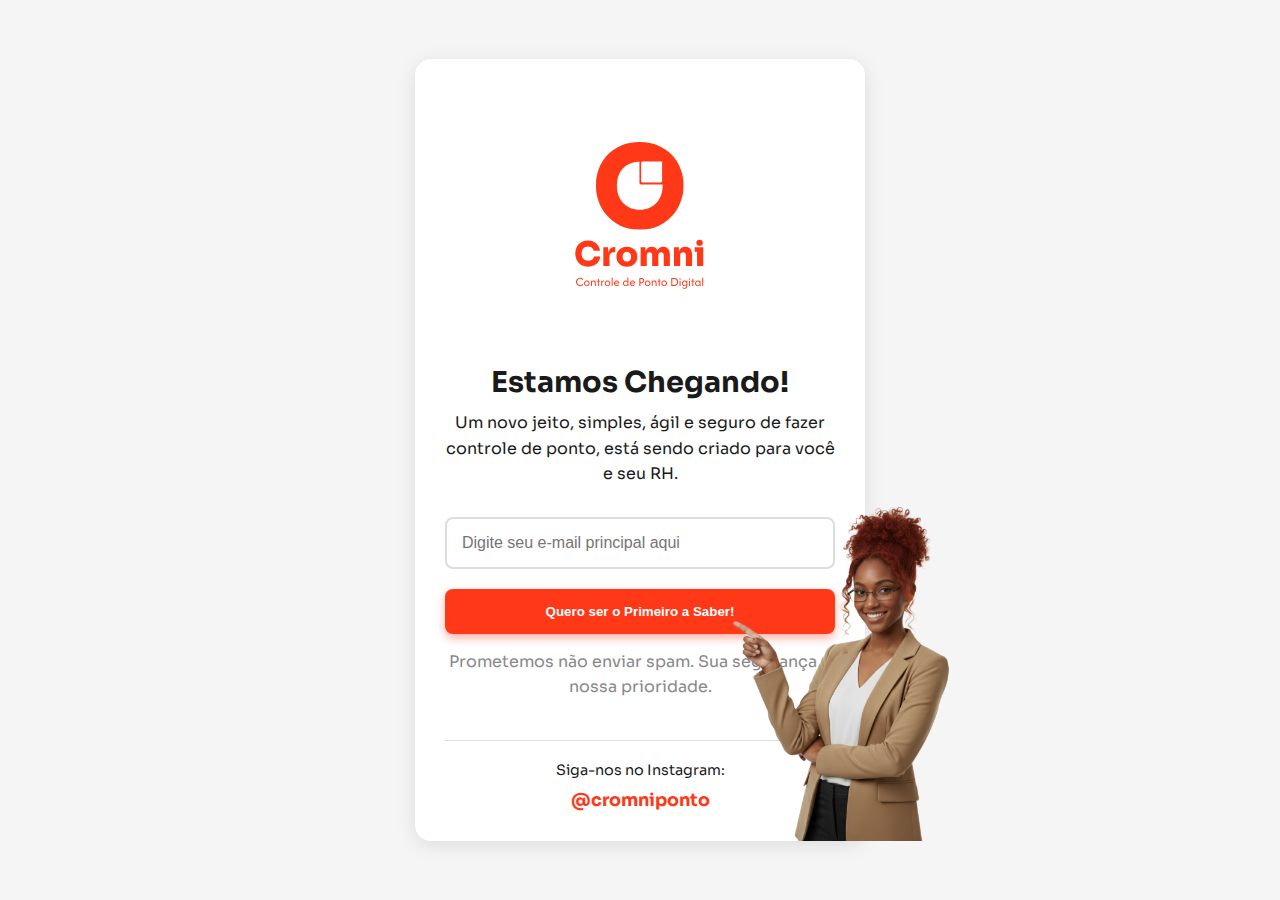
<file: index.html>
<!DOCTYPE html>
<html lang="pt-BR">
<head>
    <meta charset="UTF-8">
    <meta name="viewport" content="width=device-width, initial-scale=1.0">
    <title>Cromni - Em Breve</title>
    <link rel="stylesheet" href="style.css">
    <link href="https://fonts.googleapis.com/css2?family=Sora:wght@400;700&display=swap" rel="stylesheet">
    <link rel="shortcut icon" href="favicon.png" type="image/x-icon">
</head>
<body>

    <main class="container">
        
        <div class="logo">
            <img src="logo.svg" alt="cromni" class="logo-img">
        </div>
        
        <img id="avatar" src="avatar.png" alt="avatar">
        
        <section class="conteudo-principal">
            <h2>Estamos Chegando!</h2>
            <p>Um novo jeito, simples, ágil e seguro de fazer controle de ponto, está sendo criado para você e seu RH.</p>
            
            <form action="https://formsubmit.co/cromniponto@gmail.com" method="POST" id="form-cromni" class="form-cadastro" novalidate>
                
                <input type="hidden" name="_next" value="https://cromni-embreve.vercel.app/success/index.html">
                
                <div class="input-group">
                    <label for="input-email" class="sr-only">Endereço de e-mail</label>
                    <input
                        type="email"
                        name="email" 
                        class="required email"
                        id="input-email" 
                        required=""
                        placeholder="Digite seu e-mail principal aqui"
                        value=""
                    >
                </div>

                <button type="submit" class="cta-button">
                    Quero ser o Primeiro a Saber!
                </button>
                
                <p class="privacy-note">Prometemos não enviar spam. Sua segurança é nossa prioridade.</p>
                
            </form>
        </section>

        <footer class="social-links">
            <p>Siga-nos no Instagram:</p>
            <a href="https://www.instagram.com/cromniponto/" target="_blank">@cromniponto</a>
        </footer>
            
    </main>
    
</body>
</html>
</file>
<file: style.css>
* {
    margin: 0;
    padding: 0;
    box-sizing: border-box;
}

body {
    background-color: #f5f5f5; 
    font-family: 'Sora', sans-serif;
    color: #1a1a1a;
    display: flex;
    justify-content: center;
    align-items: center;
    min-height: 100vh;
    padding: 20px;
    position: relative;
}

.container {
    max-width: 450px;
    width: 100%;
    text-align: center;
    padding: 30px;
    background-color: white;
    border-radius: 16px;
    box-shadow: 0 4px 20px rgba(0, 0, 0, 0.1);
    position: relative;
    z-index: 10;
}

.logo-img {
    max-width: 250px;
    height: auto;
    margin-bottom: 20px;
}

#avatar {
    position: absolute; 
    right: -100px; 
    bottom: 0; 
    top: auto; 
    max-width: 250px;
    height: auto;
    z-index: 20; 
    transition: all 0.3s ease-out; 
}

.conteudo-principal h2 {
    font-size: 1.8em;
    font-weight: 700;
    margin-bottom: 10px;
}

.conteudo-principal p {
    font-size: 1em;
    line-height: 1.6;
    margin-bottom: 30px;
}

.form-cadastro {
    width: 100%;
    margin-top: 20px;
}

.input-group {
    margin-bottom: 20px;
}

.sr-only {
    position: absolute;
    width: 1px;
    height: 1px;
    padding: 0;
    margin: -1px;
    overflow: hidden;
    clip: rect(0, 0, 0, 0);
    border: 0;
}

.input-group input[type="email"] {
    width: 100%;
    padding: 15px;
    border: 2px solid #ddd;
    border-radius: 8px;
    font-size: 1em;
    outline: none;
    transition: border-color 0.3s ease;
}

.input-group input[type="email"]:focus {
    border-color: #ff3817; 
}

.cta-button {
    display: block; 
    width: 100%;
    background-color: #ff3817;
    color: white;
    padding: 15px 30px;
    text-decoration: none;
    font-weight: 700;
    border: none;
    border-radius: 8px;
    cursor: pointer;
    transition: background-color 0.3s ease;
    box-shadow: 0 4px 10px rgba(255, 56, 23, 0.4); 
}

.cta-button:hover {
    background-color: #E43213;
}

.privacy-note {
    font-size: 0.85em;
    color: #888;
    margin-top: 15px;
}

.social-links {
    margin-top: 40px;
    padding-top: 20px;
    border-top: 1px solid #ddd;
}

.social-links p {
    margin-bottom: 10px;
    font-size: 0.9em;
}

.social-links a {
    color: #ff3817;
    text-decoration: none;
    font-weight: 700;
    font-size: 1.1em;
}

@media (max-width: 768px) {
    #avatar {
        display: none; 
    }
    .container {
        max-width: 90%;
    }
}

@media (min-width: 769px) and (max-width: 1024px) {
    #avatar {
        right: -20px;
        max-width: 150px;
    }
}
</file>
